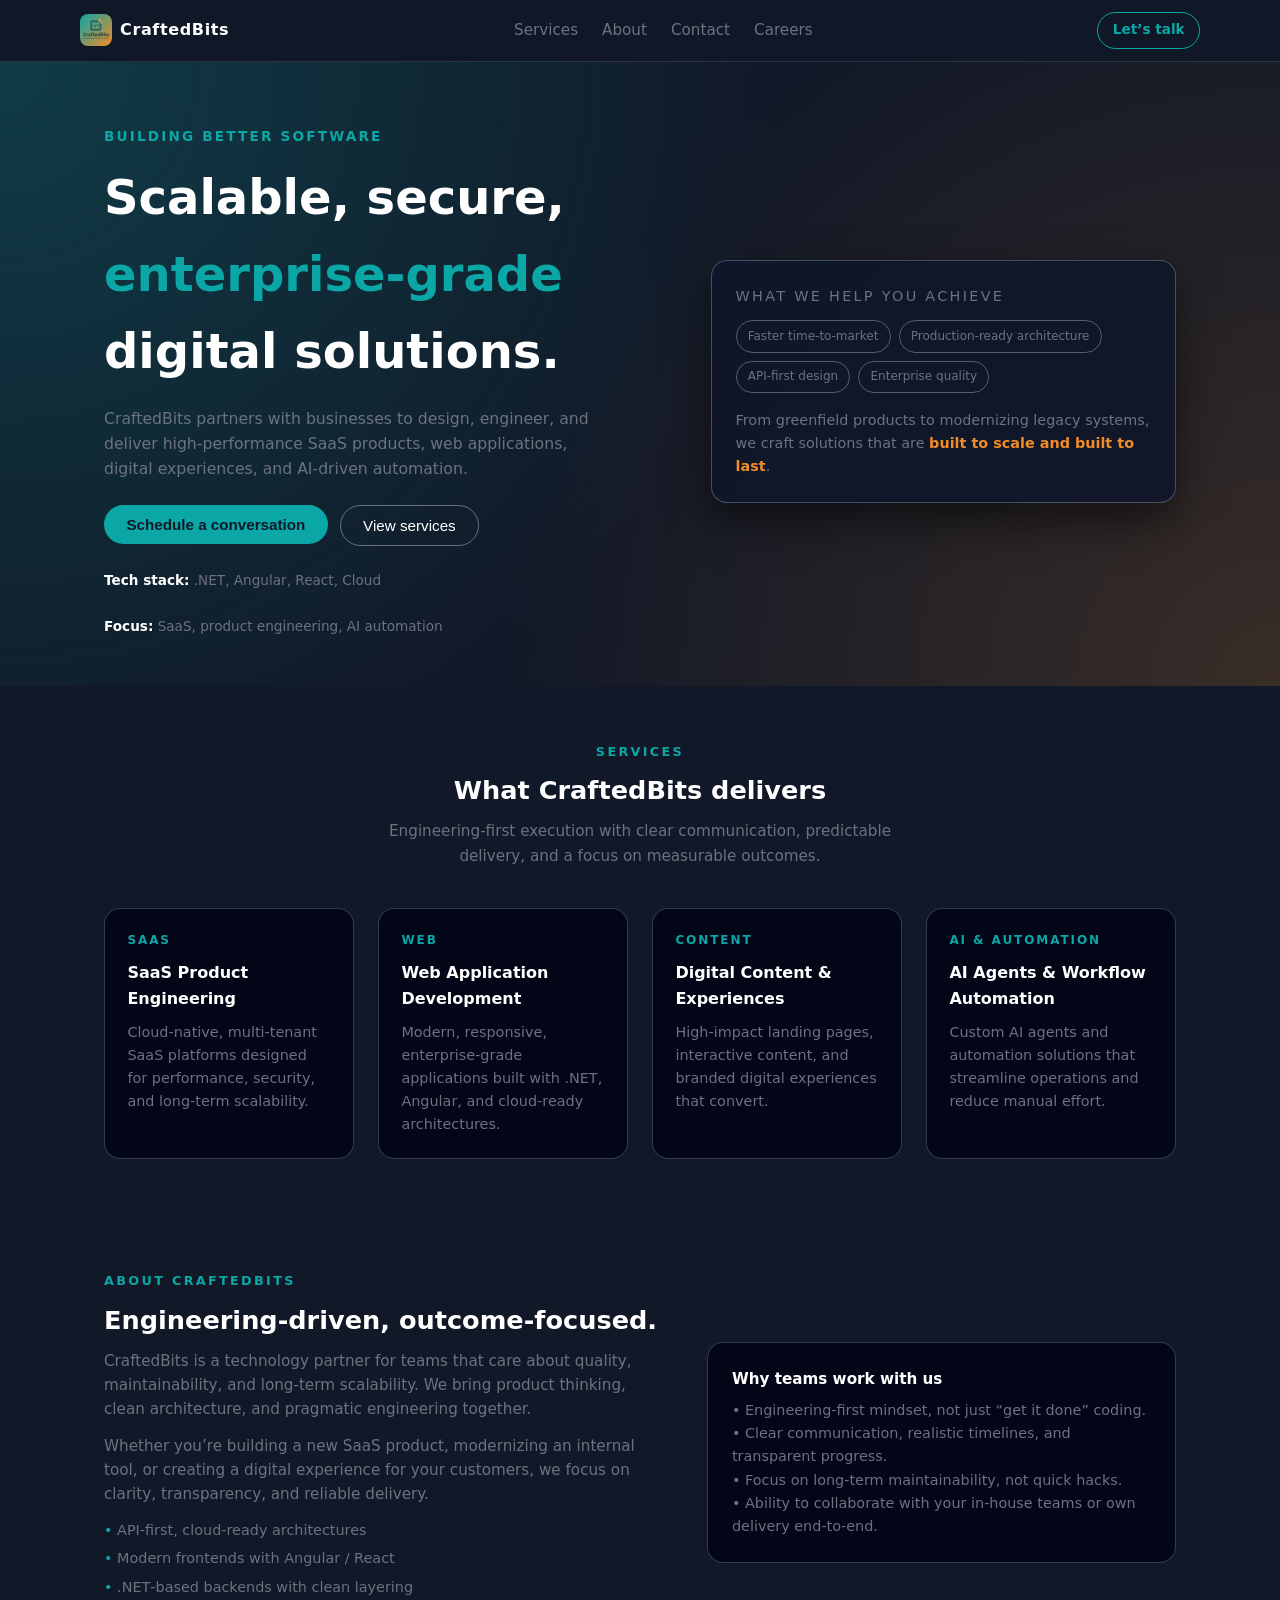
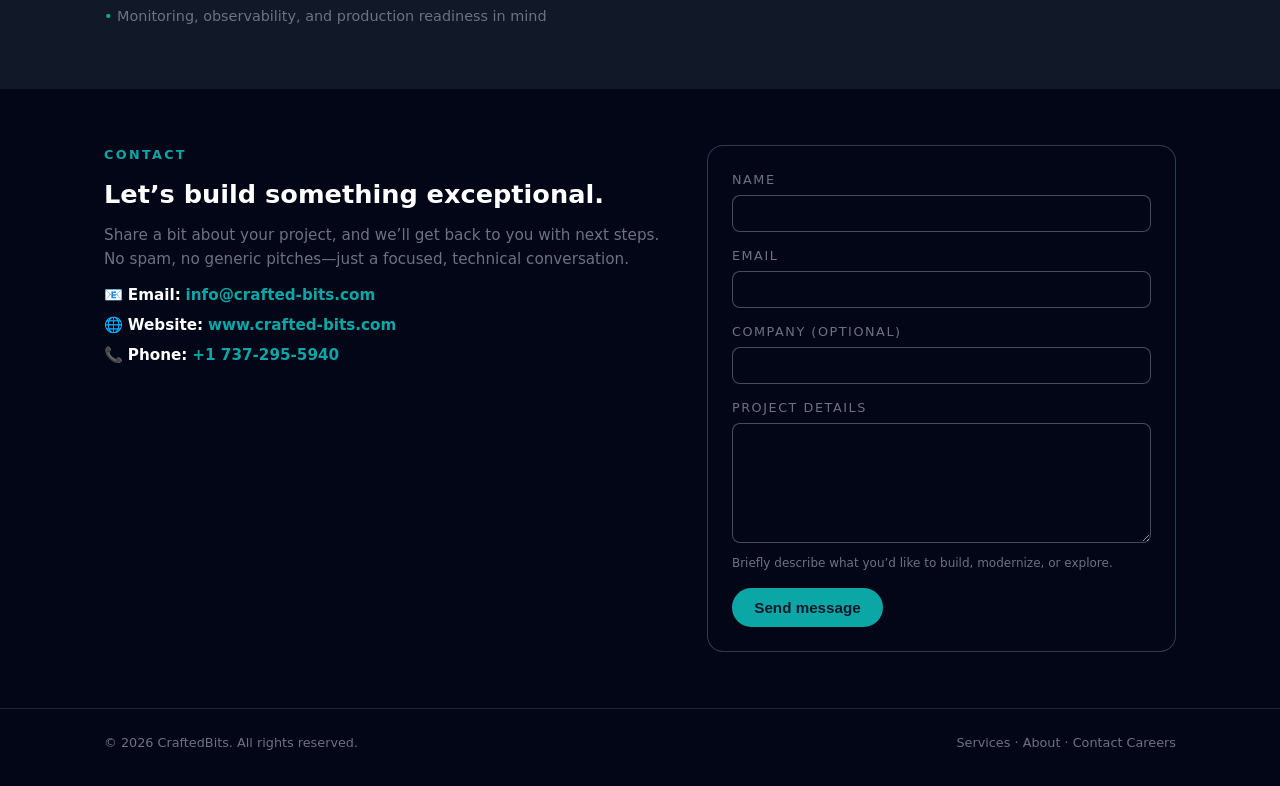
<file: index.html>
<!DOCTYPE html>
<html lang="en">
<head>
  <meta charset="UTF-8" />
  <title>CraftedBits | Building Better Software</title>
  <meta name="viewport" content="width=device-width, initial-scale=1" />
  <meta name="description" content="CraftedBits builds scalable, secure, high-performance SaaS, web applications, digital content, and AI automation solutions." />
  <style>
    :root {
      --teal: #0ba7a7;
      --orange: #f28c28;
      --charcoal: #111827;
      --gray: #6b7280;
      --light: #f9fafb;
      --white: #ffffff;
    }

    * {
      box-sizing: border-box;
      margin: 0;
      padding: 0;
    }

    body {
      font-family: system-ui, -apple-system, BlinkMacSystemFont, "Segoe UI", sans-serif;
      background: var(--charcoal);
      color: var(--white);
      line-height: 1.6;
    }

    a {
      color: inherit;
      text-decoration: none;
    }

    img {
      max-width: 100%;
      display: block;
    }

    /* Layout */
    header,
    main,
    footer {
      width: 100%;
    }

    .container {
      width: 100%;
      max-width: 1120px;
      margin: 0 auto;
      padding: 0 1.5rem;
    }

    /* Navbar */
    .navbar {
      position: sticky;
      top: 0;
      z-index: 20;
      background: rgba(17, 24, 39, 0.9);
      backdrop-filter: blur(10px);
      border-bottom: 1px solid rgba(156, 163, 175, 0.2);
    }

    .navbar-inner {
      display: flex;
      align-items: center;
      justify-content: space-between;
      padding: 0.75rem 0;
    }

    .brand {
      display: flex;
      align-items: center;
      gap: 0.5rem;
      font-weight: 700;
      letter-spacing: 0.04em;
    }

    .brand-logo {
      width: 32px;
      height: 32px;
      border-radius: 8px;
      background: linear-gradient(135deg, var(--teal), var(--orange));
    }

    .nav-links {
      display: flex;
      gap: 1.5rem;
      font-size: 0.95rem;
    }

    .nav-links a {
      color: var(--gray);
      font-weight: 500;
    }

    .nav-links a:hover {
      color: var(--white);
    }

    .nav-cta {
      padding: 0.4rem 0.9rem;
      border-radius: 999px;
      border: 1px solid var(--teal);
      color: var(--teal);
      font-size: 0.85rem;
      font-weight: 600;
    }

    .nav-cta:hover {
      background: var(--teal);
      color: var(--charcoal);
    }

    /* Hero */
    .hero {
      padding: 4rem 0 3rem;
      background: radial-gradient(circle at top left, rgba(11, 167, 167, 0.25), transparent 55%),
                  radial-gradient(circle at bottom right, rgba(242, 140, 40, 0.18), transparent 55%);
    }

    .hero-grid {
      display: grid;
      grid-template-columns: minmax(0, 3fr) minmax(0, 2.5fr);
      gap: 3rem;
      align-items: center;
    }

    .hero-kicker {
      font-size: 0.85rem;
      text-transform: uppercase;
      letter-spacing: 0.16em;
      color: var(--teal);
      font-weight: 600;
      margin-bottom: 0.75rem;
    }

    .hero-title {
      font-size: clamp(2.1rem, 3vw + 1rem, 3rem);
      font-weight: 800;
      margin-bottom: 1rem;
    }

    .hero-title span {
      color: var(--teal);
    }

    .hero-subtitle {
      color: var(--gray);
      max-width: 32rem;
      margin-bottom: 1.5rem;
      font-size: 0.98rem;
    }

    .hero-actions {
      display: flex;
      flex-wrap: wrap;
      gap: 0.75rem;
      margin-bottom: 1.5rem;
    }

    .btn-primary {
      padding: 0.7rem 1.4rem;
      border-radius: 999px;
      border: none;
      background: var(--teal);
      color: var(--charcoal);
      font-weight: 600;
      font-size: 0.95rem;
      cursor: pointer;
    }

    .btn-primary:hover {
      filter: brightness(1.05);
    }

    .btn-secondary {
      padding: 0.7rem 1.4rem;
      border-radius: 999px;
      border: 1px solid rgba(156, 163, 175, 0.6);
      background: transparent;
      color: var(--white);
      font-weight: 500;
      font-size: 0.95rem;
      cursor: pointer;
    }

    .btn-secondary:hover {
      border-color: var(--teal);
      color: var(--teal);
    }

    .hero-meta {
      display: flex;
      flex-wrap: wrap;
      gap: 1.5rem;
      font-size: 0.85rem;
      color: var(--gray);
    }

    .hero-meta strong {
      color: var(--white);
    }

    .hero-card {
      background: rgba(15, 23, 42, 0.9);
      border-radius: 1rem;
      padding: 1.5rem;
      border: 1px solid rgba(148, 163, 184, 0.4);
      box-shadow: 0 18px 45px rgba(0, 0, 0, 0.55);
    }

    .hero-card-title {
      font-size: 0.9rem;
      text-transform: uppercase;
      letter-spacing: 0.16em;
      color: var(--gray);
      margin-bottom: 0.75rem;
    }

    .hero-pill-row {
      display: flex;
      flex-wrap: wrap;
      gap: 0.5rem;
      margin-bottom: 1rem;
    }

    .pill {
      font-size: 0.75rem;
      padding: 0.35rem 0.7rem;
      border-radius: 999px;
      border: 1px solid rgba(148, 163, 184, 0.5);
      color: var(--gray);
    }

    .hero-highlight {
      font-size: 0.9rem;
      color: var(--gray);
    }

    .hero-highlight span {
      color: var(--orange);
      font-weight: 600;
    }

    /* Sections */
    section {
      padding: 3.5rem 0;
      background: var(--charcoal);
    }

    .section-header {
      text-align: center;
      margin-bottom: 2.5rem;
    }

    .section-kicker {
      font-size: 0.8rem;
      text-transform: uppercase;
      letter-spacing: 0.18em;
      color: var(--teal);
      font-weight: 600;
      margin-bottom: 0.5rem;
    }

    .section-title {
      font-size: 1.6rem;
      font-weight: 700;
      margin-bottom: 0.5rem;
    }

    .section-subtitle {
      font-size: 0.95rem;
      color: var(--gray);
      max-width: 32rem;
      margin: 0 auto;
    }

    /* Services */
    .services-grid {
      display: grid;
      grid-template-columns: repeat(4, minmax(0, 1fr));
      gap: 1.5rem;
    }

    .service-card {
      background: #020617;
      border-radius: 1rem;
      padding: 1.4rem;
      border: 1px solid rgba(55, 65, 81, 0.9);
      display: flex;
      flex-direction: column;
      gap: 0.6rem;
    }

    .service-tag {
      font-size: 0.75rem;
      color: var(--teal);
      text-transform: uppercase;
      letter-spacing: 0.16em;
      font-weight: 600;
    }

    .service-title {
      font-size: 1rem;
      font-weight: 600;
    }

    .service-body {
      font-size: 0.9rem;
      color: var(--gray);
    }

    /* About */
    .about-grid {
      display: grid;
      grid-template-columns: minmax(0, 3fr) minmax(0, 2.5fr);
      gap: 2.5rem;
      align-items: center;
    }

    .about-text p {
      font-size: 0.95rem;
      color: var(--gray);
      margin-bottom: 0.75rem;
    }

    .about-list {
      list-style: none;
      margin-top: 0.5rem;
    }

    .about-list li {
      font-size: 0.9rem;
      color: var(--gray);
      margin-bottom: 0.35rem;
    }

    .about-list li::before {
      content: "• ";
      color: var(--teal);
    }

    .about-panel {
      background: #020617;
      border-radius: 1rem;
      padding: 1.5rem;
      border: 1px solid rgba(55, 65, 81, 0.9);
      font-size: 0.9rem;
      color: var(--gray);
    }

    .about-panel h4 {
      font-size: 0.95rem;
      margin-bottom: 0.5rem;
      color: var(--white);
    }

    /* Contact */
    .contact-section {
      background: #020617;
    }

    .contact-grid {
      display: grid;
      grid-template-columns: minmax(0, 3fr) minmax(0, 2.5fr);
      gap: 2.5rem;
      align-items: flex-start;
    }

    .contact-info p {
      font-size: 0.95rem;
      color: var(--gray);
      margin-bottom: 0.75rem;
    }

    .contact-details {
      margin-top: 0.75rem;
      font-size: 0.95rem;
    }

    .contact-details div {
      margin-bottom: 0.35rem;
    }

    .contact-details strong {
      color: var(--white);
    }

    .contact-details span {
      color: var(--teal);
      font-weight: 600;
    }

    form {
      background: #020617;
      border-radius: 1rem;
      padding: 1.5rem;
      border: 1px solid rgba(55, 65, 81, 0.9);
    }

    .form-row {
      margin-bottom: 0.9rem;
    }

    label {
      display: block;
      font-size: 0.8rem;
      text-transform: uppercase;
      letter-spacing: 0.12em;
      color: var(--gray);
      margin-bottom: 0.25rem;
    }

    input,
    textarea {
      width: 100%;
      padding: 0.6rem 0.7rem;
      border-radius: 0.5rem;
      border: 1px solid rgba(75, 85, 99, 0.9);
      background: #020617;
      color: var(--white);
      font-size: 0.9rem;
    }

    input:focus,
    textarea:focus {
      outline: none;
      border-color: var(--teal);
      box-shadow: 0 0 0 1px rgba(11, 167, 167, 0.4);
    }

    textarea {
      resize: vertical;
      min-height: 120px;
    }

    .form-helper {
      font-size: 0.75rem;
      color: var(--gray);
      margin-top: 0.25rem;
    }

    .form-status {
      margin-top: 0.5rem;
      font-size: 0.85rem;
      color: var(--teal);
      display: none;
    }

    /* Footer */
    footer {
      padding: 1.5rem 0 2rem;
      background: #020617;
      border-top: 1px solid rgba(31, 41, 55, 0.9);
      font-size: 0.8rem;
      color: var(--gray);
    }

    .footer-inner {
      display: flex;
      flex-wrap: wrap;
      justify-content: space-between;
      gap: 0.75rem;
      align-items: center;
    }

    .footer-inner a {
      color: var(--gray);
    }

    .footer-inner a:hover {
      color: var(--teal);
    }

    /* Responsive */
    @media (max-width: 960px) {
      .hero-grid,
      .services-grid,
      .about-grid,
      .contact-grid {
        grid-template-columns: minmax(0, 1fr);
      }

      .services-grid {
        grid-template-columns: repeat(2, minmax(0, 1fr));
      }

      .navbar-inner {
        gap: 1rem;
      }

      .nav-links {
        display: none; /* keep it simple for static site */
      }
    }

    @media (max-width: 640px) {
      .hero {
        padding-top: 3rem;
      }

      .services-grid {
        grid-template-columns: minmax(0, 1fr);
      }

      .footer-inner {
        flex-direction: column;
        align-items: flex-start;
      }
    }
  </style>
</head>
<body>
  <!-- NAVBAR -->
  <header class="navbar">
    <div class="container navbar-inner">
      <div class="brand">
        <div class="brand-logo">
		<img src="CraftedBits_Logo.png"/>
		</div>
        <span>CraftedBits</span>
      </div>
      <div class="nav-links">
        <a href="#services">Services</a>
        <a href="#about">About</a>
        <a href="#contact">Contact</a>
		 <a href="career.html">Careers</a>
      </div>
      <a href="#contact" class="nav-cta">Let’s talk</a>
    </div>
  </header>

  <!-- HERO -->
  <main>
    <section class="hero">
      <div class="container hero-grid">
        <div>
          <div class="hero-kicker">Building better software</div>
          <h1 class="hero-title">
            Scalable, secure, <span>enterprise‑grade</span> digital solutions.
          </h1>
          <p class="hero-subtitle">
            CraftedBits partners with businesses to design, engineer, and deliver high‑performance SaaS products,
            web applications, digital experiences, and AI‑driven automation.
          </p>
          <div class="hero-actions">
            <a href="#contact"><button class="btn-primary">Schedule a conversation</button></a>
            <a href="#services"><button class="btn-secondary">View services</button></a>
          </div>
          <div class="hero-meta">
            <div><strong>Tech stack:</strong> .NET, Angular, React, Cloud</div>
            <div><strong>Focus:</strong> SaaS, product engineering, AI automation</div>
          </div>
        </div>

        <aside class="hero-card">
          <div class="hero-card-title">What we help you achieve</div>
          <div class="hero-pill-row">
            <span class="pill">Faster time‑to‑market</span>
            <span class="pill">Production‑ready architecture</span>
            <span class="pill">API‑first design</span>
            <span class="pill">Enterprise quality</span>
          </div>
          <p class="hero-highlight">
            From greenfield products to modernizing legacy systems, we craft solutions that are
            <span>built to scale and built to last</span>.
          </p>
        </aside>
      </div>
    </section>

    <!-- SERVICES -->
    <section id="services">
      <div class="container">
        <div class="section-header">
          <div class="section-kicker">Services</div>
          <h2 class="section-title">What CraftedBits delivers</h2>
          <p class="section-subtitle">
            Engineering‑first execution with clear communication, predictable delivery, and a focus on measurable outcomes.
          </p>
        </div>

        <div class="services-grid">
          <article class="service-card">
            <div class="service-tag">SaaS</div>
            <h3 class="service-title">SaaS Product Engineering</h3>
            <p class="service-body">
              Cloud‑native, multi‑tenant SaaS platforms designed for performance, security, and long‑term scalability.
            </p>
          </article>

          <article class="service-card">
            <div class="service-tag">Web</div>
            <h3 class="service-title">Web Application Development</h3>
            <p class="service-body">
              Modern, responsive, enterprise‑grade applications built with .NET, Angular, and cloud‑ready architectures.
            </p>
          </article>

          <article class="service-card">
            <div class="service-tag">Content</div>
            <h3 class="service-title">Digital Content & Experiences</h3>
            <p class="service-body">
              High‑impact landing pages, interactive content, and branded digital experiences that convert.
            </p>
          </article>

          <article class="service-card">
            <div class="service-tag">AI & Automation</div>
            <h3 class="service-title">AI Agents & Workflow Automation</h3>
            <p class="service-body">
              Custom AI agents and automation solutions that streamline operations and reduce manual effort.
            </p>
          </article>
        </div>
      </div>
    </section>

    <!-- ABOUT -->
    <section id="about">
      <div class="container about-grid">
        <div class="about-text">
          <div class="section-kicker">About CraftedBits</div>
          <h2 class="section-title">Engineering‑driven, outcome‑focused.</h2>
          <p>
            CraftedBits is a technology partner for teams that care about quality, maintainability, and long‑term scalability.
            We bring product thinking, clean architecture, and pragmatic engineering together.
          </p>
          <p>
            Whether you’re building a new SaaS product, modernizing an internal tool, or creating a digital experience for your customers,
            we focus on clarity, transparency, and reliable delivery.
          </p>
          <ul class="about-list">
            <li>API‑first, cloud‑ready architectures</li>
            <li>Modern frontends with Angular / React</li>
            <li>.NET‑based backends with clean layering</li>
            <li>Monitoring, observability, and production readiness in mind</li>
          </ul>
        </div>

        <aside class="about-panel">
          <h4>Why teams work with us</h4>
          <p>
            • Engineering‑first mindset, not just “get it done” coding.<br />
            • Clear communication, realistic timelines, and transparent progress.<br />
            • Focus on long‑term maintainability, not quick hacks.<br />
            • Ability to collaborate with your in‑house teams or own delivery end‑to‑end.
          </p>
        </aside>
      </div>
    </section>

    <!-- CONTACT -->
    <section id="contact" class="contact-section">
      <div class="container contact-grid">
        <div class="contact-info">
          <div class="section-kicker">Contact</div>
          <h2 class="section-title">Let’s build something exceptional.</h2>
          <p>
            Share a bit about your project, and we’ll get back to you with next steps.
            No spam, no generic pitches—just a focused, technical conversation.
          </p>

          <div class="contact-details">
            <div>📧 <strong>Email:</strong> <span>info@crafted-bits.com</span></div>
            <div>🌐 <strong>Website:</strong> <span>www.crafted-bits.com</span></div>
            <div>📞 <strong>Phone:</strong> <span>+1 737‑295‑5940</span></div>
          </div>
        </div>

        <!-- Replace action URL with your Formspree form ID -->
        <form id="contact-form" action="https://formspree.io/f/mjkepgya" method="POST">
          <div class="form-row">
            <label for="name">Name</label>
            <input id="name" name="name" type="text" required />
          </div>
          <div class="form-row">
            <label for="email">Email</label>
            <input id="email" name="_replyto" type="email" required />
          </div>
          <div class="form-row">
            <label for="company">Company (optional)</label>
            <input id="company" name="company" type="text" />
          </div>
          <div class="form-row">
            <label for="message">Project details</label>
            <textarea id="message" name="message" required></textarea>
            <div class="form-helper">
              Briefly describe what you’d like to build, modernize, or explore.
            </div>
          </div>
          <button type="submit" class="btn-primary">Send message</button>
          <div id="form-status" class="form-status">Thank you! Your message has been sent.</div>
        </form>
      </div>
    </section>
  </main>

  <!-- FOOTER -->
  <footer>
    <div class="container footer-inner">
      <div>© <span id="year"></span> CraftedBits. All rights reserved.</div>
      <div>
        <a href="#services">Services</a> ·
        <a href="#about">About</a> ·
        <a href="#contact">Contact</a>
		<a href="career.html">Careers</a>
      </div>
    </div>
  </footer>

  <script>
    // Dynamic year
    document.getElementById("year").textContent = new Date().getFullYear();

    // Formspree AJAX submit
    const form = document.getElementById("contact-form");
    const statusEl = document.getElementById("form-status");

    form.addEventListener("submit", async (e) => {
      e.preventDefault();
      statusEl.style.display = "none";

      const response = await fetch(form.action, {
        method: form.method,
        body: new FormData(form),
        headers: { Accept: "application/json" }
      });

      if (response.ok) {
        form.reset();
        statusEl.textContent = "Thank you! Your message has been sent.";
        statusEl.style.color = "#0ba7a7";
        statusEl.style.display = "block";
      } else {
        statusEl.textContent = "Oops! Something went wrong. Please try again.";
        statusEl.style.color = "#f28c28";
        statusEl.style.display = "block";
      }
    });
  </script>
</body>
</html>
</file>
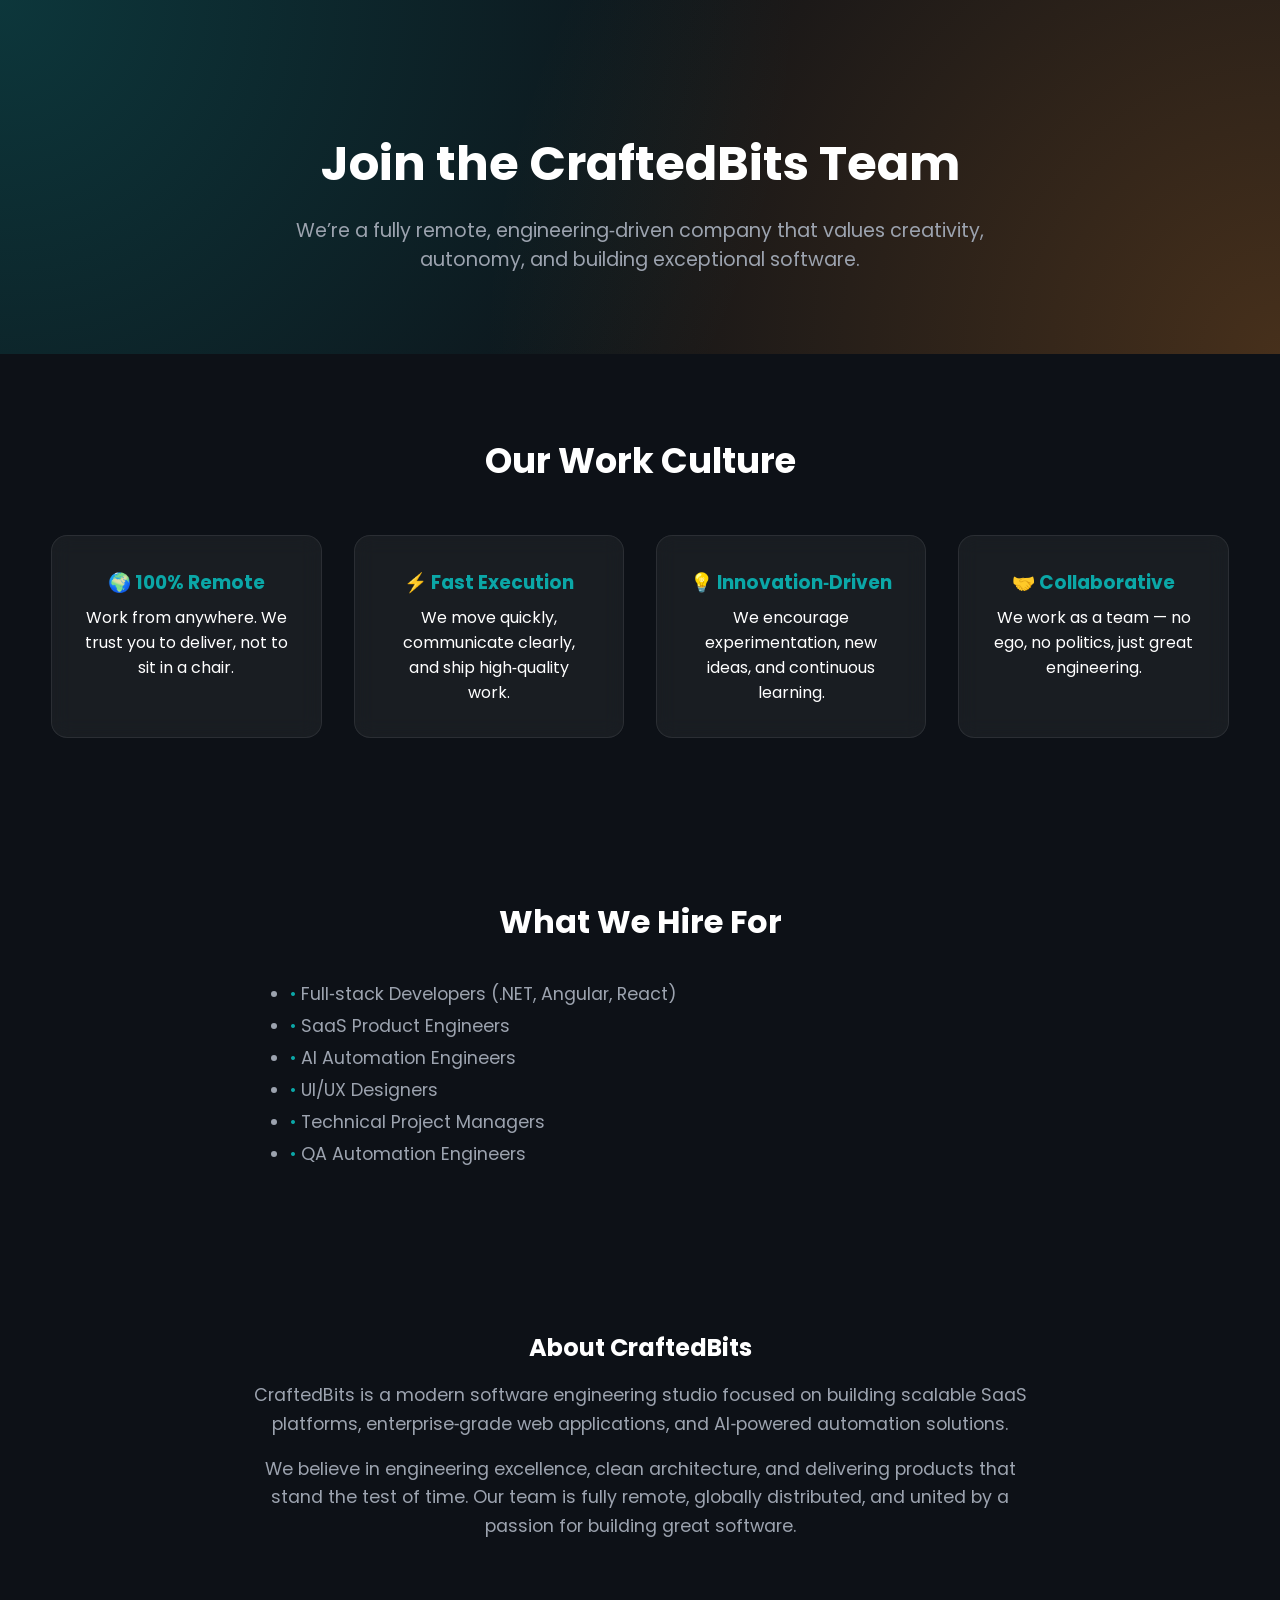
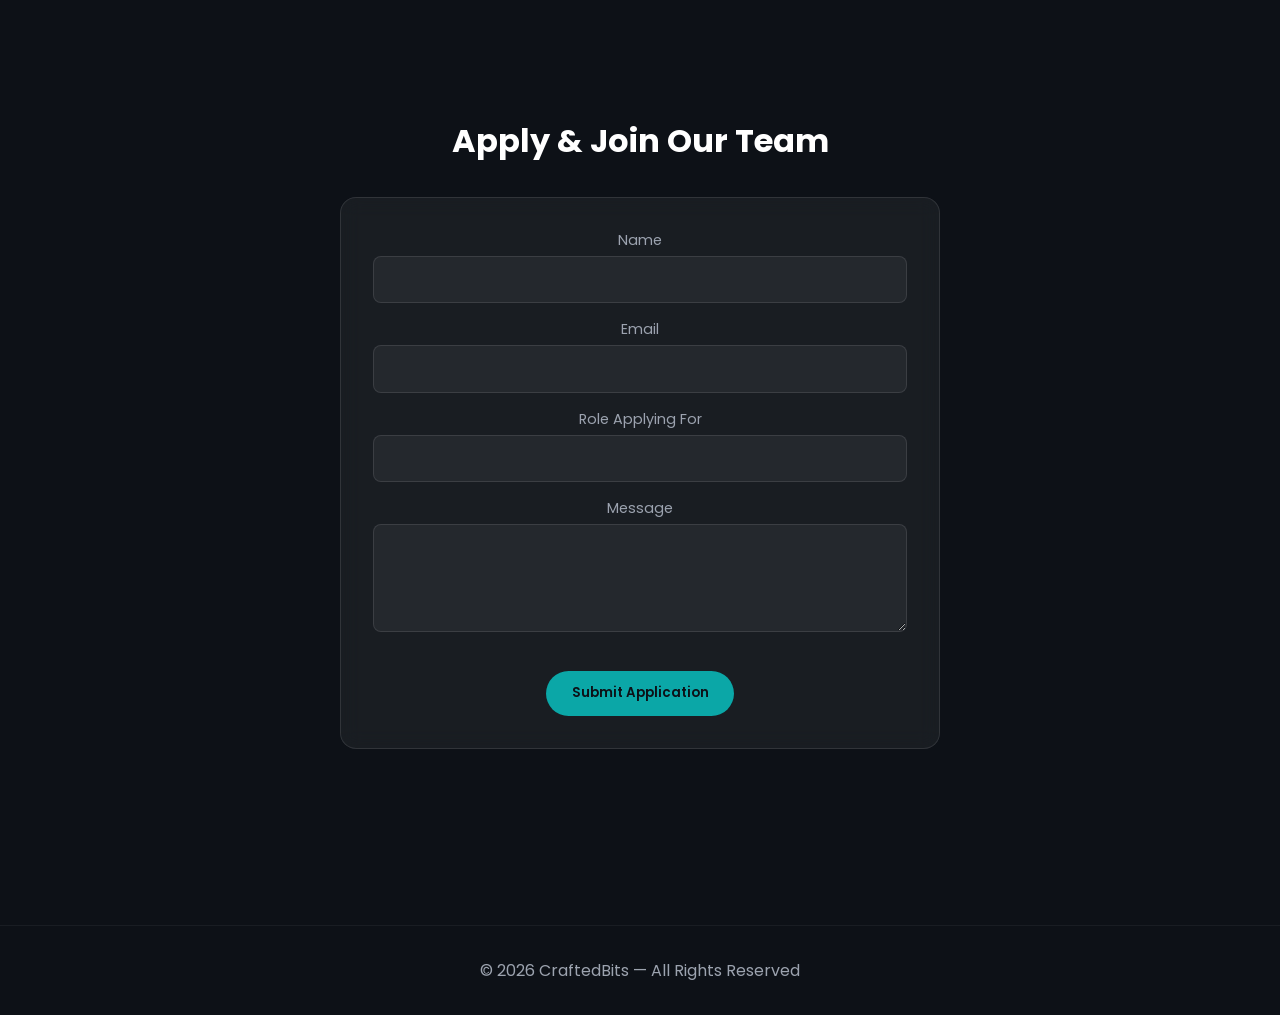
<file: career.html>
<!DOCTYPE html>
<html lang="en">
<head>
  <meta charset="UTF-8" />
  <meta name="viewport" content="width=device-width, initial-scale=1.0" />
  <title>Careers — CraftedBits</title>

  <link href="https://fonts.googleapis.com/css2?family=Poppins:wght@300;400;600;700&display=swap" rel="stylesheet">

  <style>
    :root {
      --teal: #0ba7a7;
      --orange: #f28c28;
      --dark: #0d1117;
      --light: #ffffff;
      --gray: #9ca3af;
    }

    * {
      margin: 0;
      padding: 0;
      box-sizing: border-box;
      font-family: "Poppins", sans-serif;
    }

    body {
      background: var(--dark);
      color: var(--light);
      overflow-x: hidden;
    }

    /* HERO */
    .hero {
      padding: 8rem 4% 5rem;
      text-align: center;
      background: radial-gradient(circle at top left, rgba(11,167,167,0.25), transparent 60%),
                  radial-gradient(circle at bottom right, rgba(242,140,40,0.25), transparent 60%);
      animation: fadeIn 1.2s ease forwards;
      opacity: 0;
    }

    @keyframes fadeIn {
      from { opacity: 0; transform: translateY(40px); }
      to { opacity: 1; transform: translateY(0); }
    }

    .hero h1 {
      font-size: 3rem;
      font-weight: 700;
    }

    .hero p {
      margin-top: 1rem;
      font-size: 1.2rem;
      color: var(--gray);
      max-width: 700px;
      margin-left: auto;
      margin-right: auto;
    }

    /* CULTURE GRID */
    .culture {
      padding: 5rem 4%;
      text-align: center;
    }

    .culture h2 {
      font-size: 2.2rem;
      margin-bottom: 1rem;
    }

    .culture-grid {
      margin-top: 3rem;
      display: grid;
      grid-template-columns: repeat(auto-fit, minmax(260px, 1fr));
      gap: 2rem;
    }

    .culture-card {
      padding: 2rem;
      background: rgba(255,255,255,0.05);
      border-radius: 1rem;
      border: 1px solid rgba(255,255,255,0.08);
      backdrop-filter: blur(10px);
      transition: 0.4s;
    }

    .culture-card:hover {
      transform: translateY(-10px);
      border-color: var(--teal);
    }

    .culture-card h3 {
      margin-bottom: 0.5rem;
      color: var(--teal);
    }

    /* HIRING SECTION */
    .hiring {
      padding: 5rem 4%;
      text-align: center;
    }

    .hiring h2 {
      font-size: 2rem;
      margin-bottom: 1rem;
    }

    .hiring-list {
      margin-top: 2rem;
      max-width: 700px;
      margin-left: auto;
      margin-right: auto;
      text-align: left;
      color: var(--gray);
      font-size: 1.1rem;
      line-height: 2rem;
    }

    .hiring-list li::before {
      content: "• ";
      color: var(--teal);
    }

    /* COMPANY INFO */
    .company {
      padding: 5rem 4%;
      text-align: center;
    }

    .company p {
      max-width: 800px;
      margin: 1rem auto;
      color: var(--gray);
      font-size: 1.1rem;
      line-height: 1.8rem;
    }

    /* FORM */
    .apply {
      padding: 5rem 4%;
      text-align: center;
    }

    .apply h2 {
      font-size: 2rem;
      margin-bottom: 1rem;
    }

    form {
      max-width: 600px;
    margin: 2rem auto;
    padding: 2rem;
    background: rgba(255,255,255,0.05);
    border-radius: 1rem;
    border: 1px solid rgba(255,255,255,0.1);
    backdrop-filter: blur(10px);
    }

    .form-row {
      margin-bottom: 1rem;
    }

    label {
      display: block;
    font-size: 0.9rem;
    color: #9ca3af;
    }

    input, textarea {
      width: 100%;
      padding: 0.8rem;
      margin-top: 0.3rem;
      border-radius: 0.5rem;
      border: 1px solid rgba(255,255,255,0.1);
      background: rgba(255,255,255,0.05);
      color: var(--light);
    }

    input[type="file"] {
      padding: 0.4rem;
      background: transparent;
    }

    button {
      margin-top: 1rem;
      padding: 0.8rem 1.6rem;
      border-radius: 50px;
      border: none;
      background: var(--teal);
      color: var(--dark);
      font-weight: 600;
      cursor: pointer;
      transition: 0.3s;
    }

    button:hover {
      filter: brightness(1.1);
    }

    /* FOOTER */
    footer {
      padding: 2rem;
      text-align: center;
      color: var(--gray);
      border-top: 1px solid rgba(255,255,255,0.05);
      margin-top: 4rem;
    }
  </style>
</head>

<body>

  <!-- HERO -->
  <section class="hero">
    <h1>Join the CraftedBits Team</h1>
    <p>We’re a fully remote, engineering‑driven company that values creativity, autonomy, and building exceptional software.</p>
  </section>

  <!-- CULTURE -->
  <section class="culture">
    <h2>Our Work Culture</h2>

    <div class="culture-grid">
      <div class="culture-card">
        <h3>🌍 100% Remote</h3>
        <p>Work from anywhere. We trust you to deliver, not to sit in a chair.</p>
      </div>

      <div class="culture-card">
        <h3>⚡ Fast Execution</h3>
        <p>We move quickly, communicate clearly, and ship high‑quality work.</p>
      </div>

      <div class="culture-card">
        <h3>💡 Innovation‑Driven</h3>
        <p>We encourage experimentation, new ideas, and continuous learning.</p>
      </div>

      <div class="culture-card">
        <h3>🤝 Collaborative</h3>
        <p>We work as a team — no ego, no politics, just great engineering.</p>
      </div>
    </div>
  </section>

  <!-- HIRING -->
  <section class="hiring">
    <h2>What We Hire For</h2>

    <ul class="hiring-list">
      <li>Full‑stack Developers (.NET, Angular, React)</li>
      <li>SaaS Product Engineers</li>
      <li>AI Automation Engineers</li>
      <li>UI/UX Designers</li>
      <li>Technical Project Managers</li>
      <li>QA Automation Engineers</li>
    </ul>
  </section>

  <!-- COMPANY INFO -->
  <section class="company">
    <h2>About CraftedBits</h2>
    <p>
      CraftedBits is a modern software engineering studio focused on building scalable SaaS platforms,
      enterprise‑grade web applications, and AI‑powered automation solutions.
    </p>
    <p>
      We believe in engineering excellence, clean architecture, and delivering products that stand the test of time.
      Our team is fully remote, globally distributed, and united by a passion for building great software.
    </p>
  </section>

  <!-- APPLY FORM -->
  <section class="apply">
    <h2>Apply & Join Our Team</h2>

    <form action="https://api.web3forms.com/submit" method="POST" enctype="multipart/form-data" id="applyForm">

  <!-- REQUIRED: Your Web3Forms Access Key -->
  <input type="hidden" name="access_key" value="2d6073d6-ea1d-43d1-a3f4-c0edcab0820d">

  <!-- OPTIONAL: Redirect after success -->
  <input type="hidden" name="redirect" value="https://yourwebsite.com/success.html">

  <div class="form-row">
    <label>Name</label>
    <input type="text" name="name" required>
  </div>

  <div class="form-row">
    <label>Email</label>
    <input type="email" name="email" required>
  </div>

  <div class="form-row">
    <label>Role Applying For</label>
    <input type="text" name="role" required>
  </div>
  <div class="form-row">
    <label>Message</label>
    <textarea name="message" rows="4" required></textarea>
  </div>

  <button type="submit">Submit Application</button>

</form>

<!-- SUCCESS MESSAGE HANDLER -->
<script>
document.getElementById("applyForm").addEventListener("submit", function() {
  alert("Submitting your application…");
});
</script>
  </section>

  <footer>
    © 2026 CraftedBits — All Rights Reserved
  </footer>

</body>
</html>
</file>
